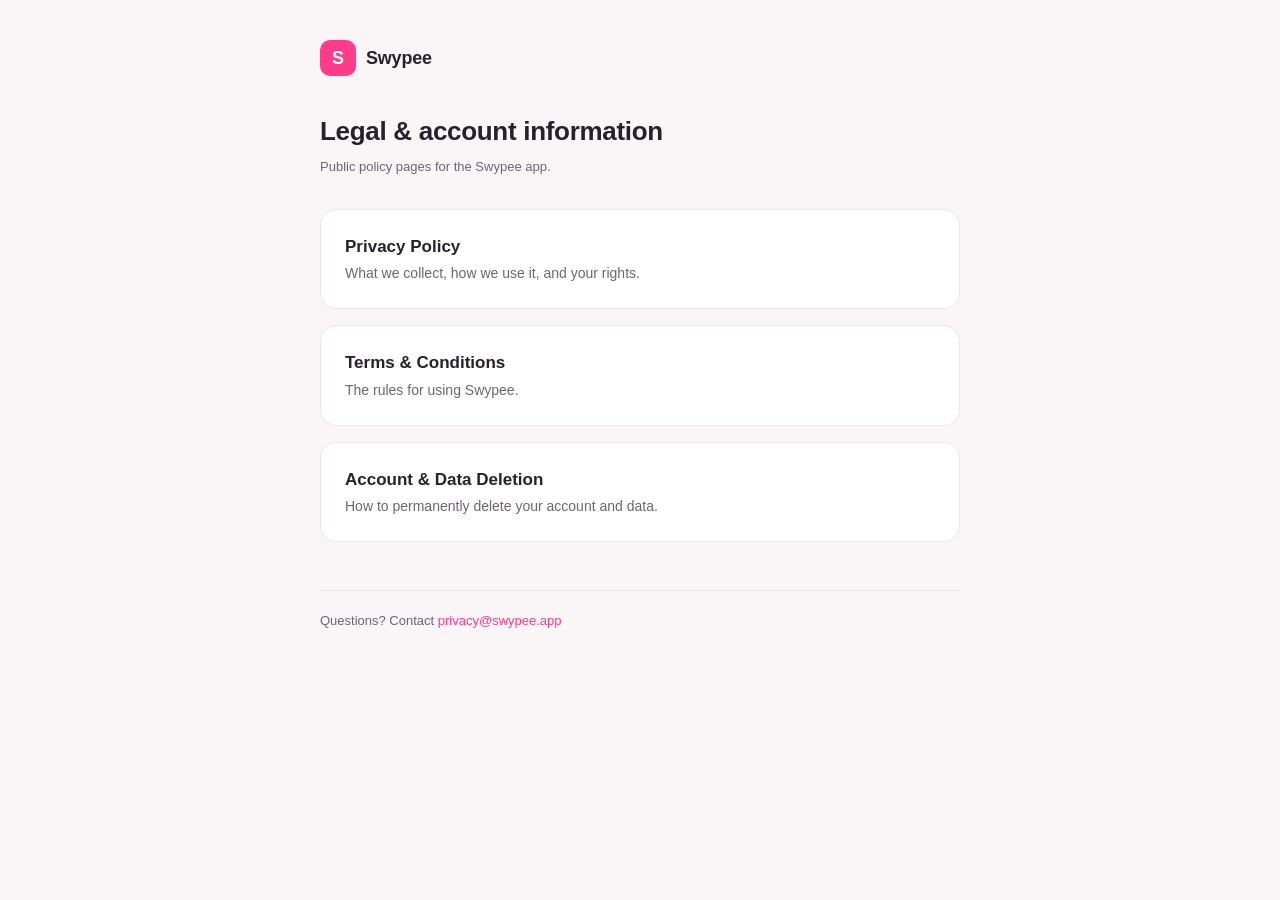
<file: index.html>
<!doctype html>
<html lang="en">
<head>
<meta charset="utf-8">
<meta name="viewport" content="width=device-width, initial-scale=1">
<title>Swypee — Legal</title>
<link rel="stylesheet" href="style.css">
</head>
<body>
<div class="wrap">
  <header class="site">
    <div class="mark">S</div>
    <div class="name">Swypee</div>
  </header>

  <h1>Legal &amp; account information</h1>
  <p class="updated">Public policy pages for the Swypee app.</p>

  <a class="card" href="privacy-policy.html">
    <h2>Privacy Policy</h2>
    <p>What we collect, how we use it, and your rights.</p>
  </a>

  <a class="card" href="terms.html">
    <h2>Terms &amp; Conditions</h2>
    <p>The rules for using Swypee.</p>
  </a>

  <a class="card" href="account-deletion.html">
    <h2>Account &amp; Data Deletion</h2>
    <p>How to permanently delete your account and data.</p>
  </a>

  <footer class="site">
    Questions? Contact <a href="mailto:privacy@swypee.app">privacy@swypee.app</a>
  </footer>
</div>
</body>
</html>
</file>
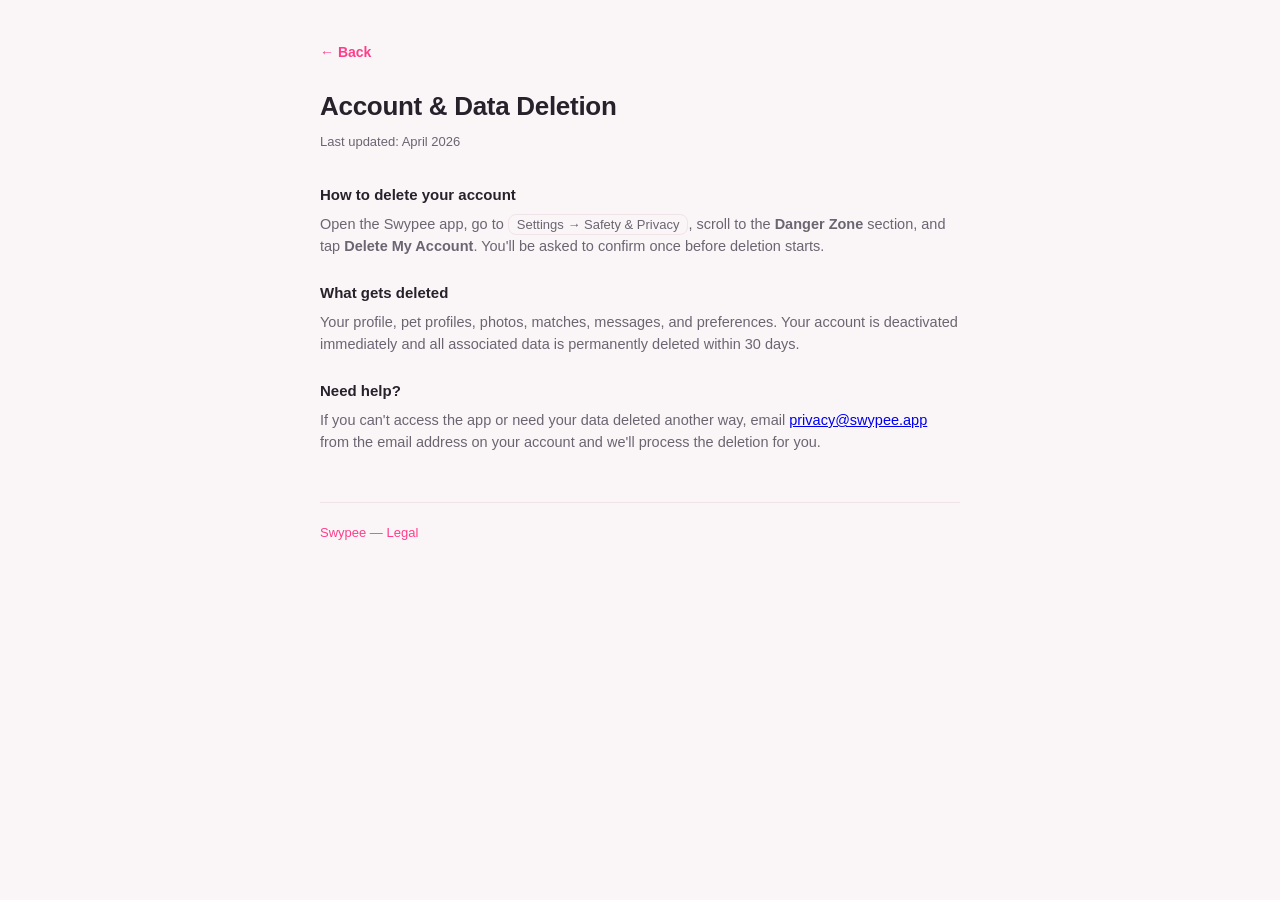
<file: account-deletion.html>
<!doctype html>
<html lang="en">
<head>
<meta charset="utf-8">
<meta name="viewport" content="width=device-width, initial-scale=1">
<title>Account &amp; Data Deletion — Swypee</title>
<link rel="stylesheet" href="style.css">
</head>
<body>
<div class="wrap">
  <a class="back" href="index.html">&larr; Back</a>
  <h1>Account &amp; Data Deletion</h1>
  <p class="updated">Last updated: April 2026</p>

  <section>
    <h2>How to delete your account</h2>
    <p>
      Open the Swypee app, go to <code class="step">Settings → Safety &amp; Privacy</code>,
      scroll to the <strong>Danger Zone</strong> section, and tap
      <strong>Delete My Account</strong>. You'll be asked to confirm once before
      deletion starts.
    </p>
  </section>

  <section>
    <h2>What gets deleted</h2>
    <p>
      Your profile, pet profiles, photos, matches, messages, and preferences.
      Your account is deactivated immediately and all associated data is
      permanently deleted within 30 days.
    </p>
  </section>

  <section>
    <h2>Need help?</h2>
    <p>
      If you can't access the app or need your data deleted another way,
      email <a href="mailto:privacy@swypee.app">privacy@swypee.app</a> from
      the email address on your account and we'll process the deletion for you.
    </p>
  </section>

  <footer class="site">
    <a href="index.html">Swypee — Legal</a>
  </footer>
</div>
</body>
</html>
</file>
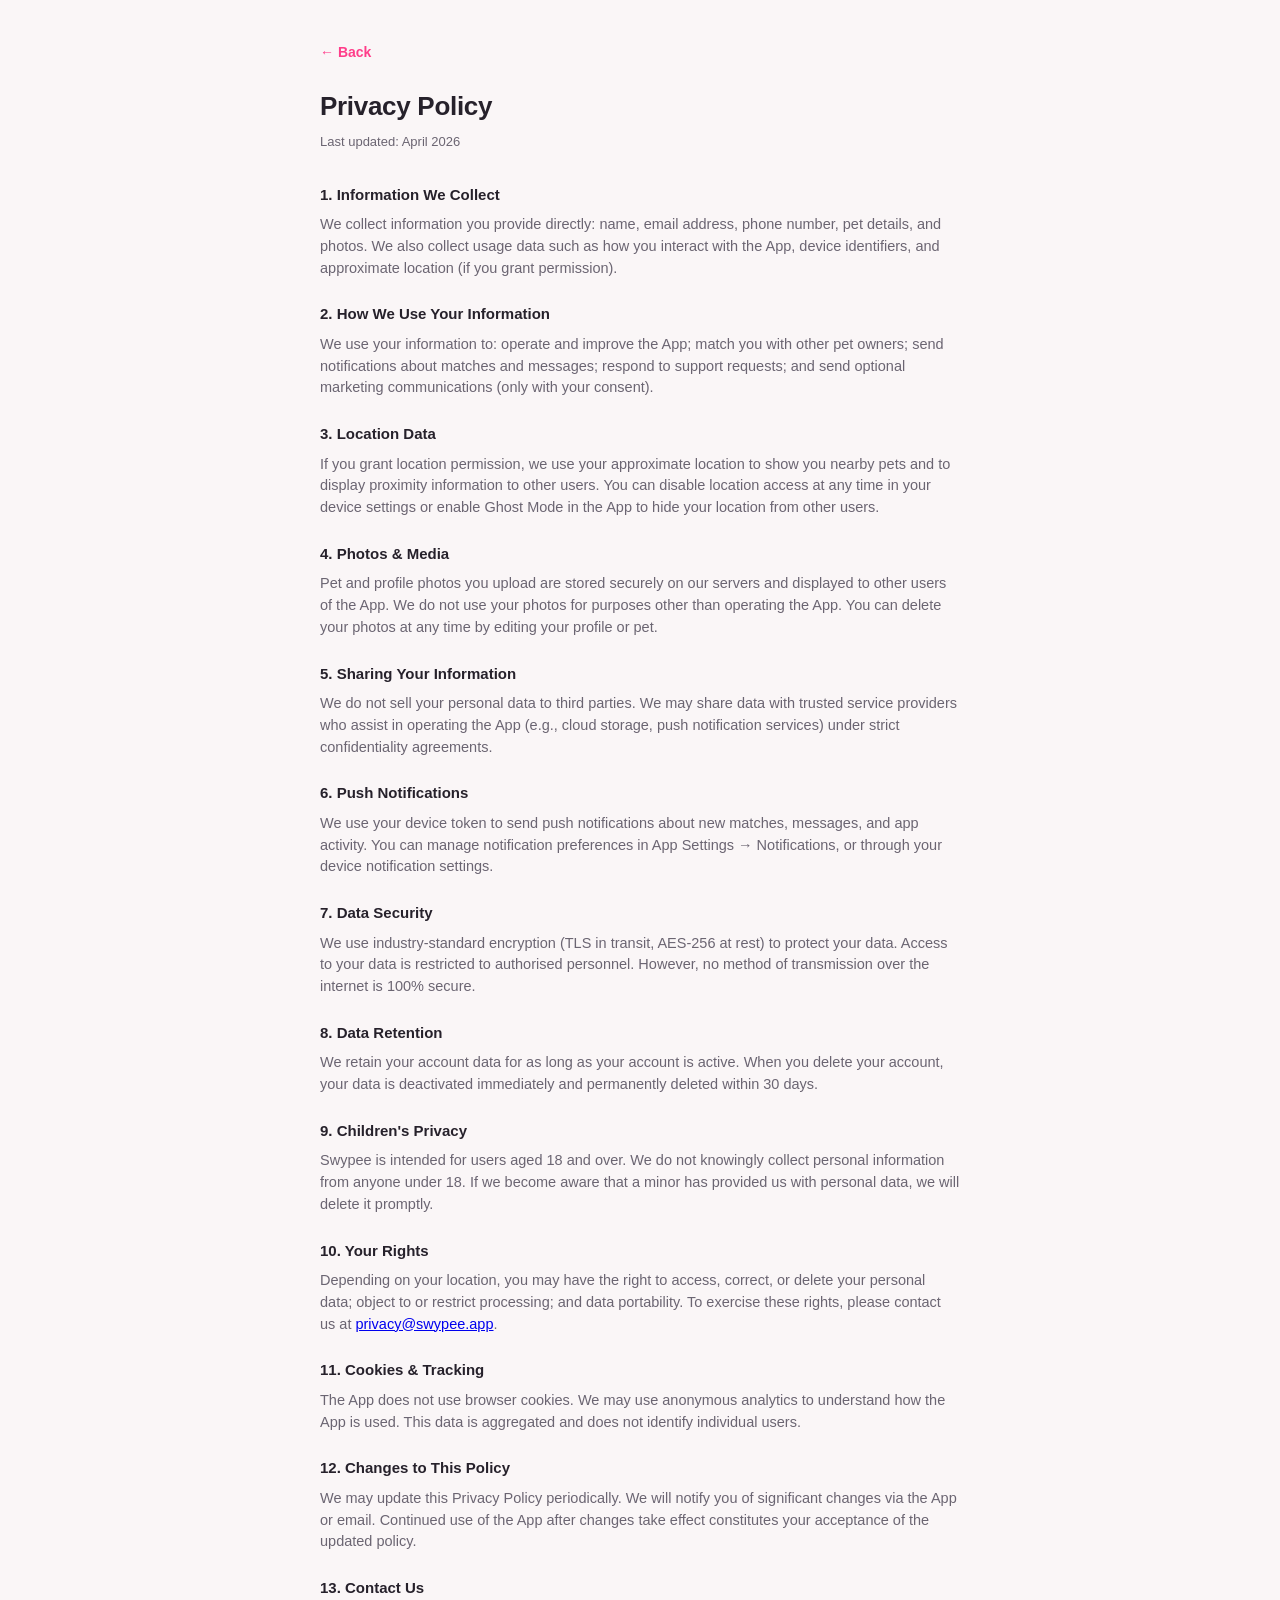
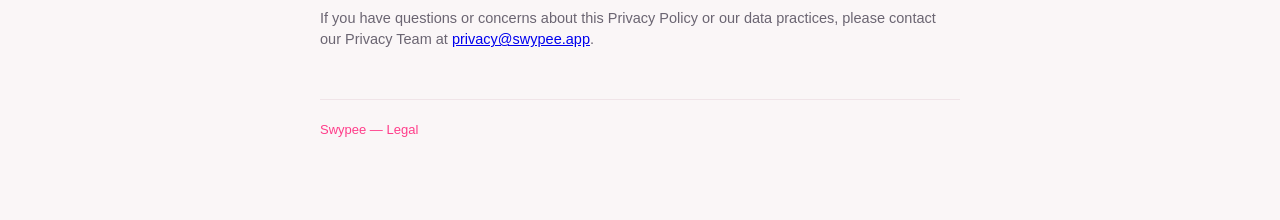
<file: privacy-policy.html>
<!doctype html>
<html lang="en">
<head>
<meta charset="utf-8">
<meta name="viewport" content="width=device-width, initial-scale=1">
<title>Privacy Policy — Swypee</title>
<link rel="stylesheet" href="style.css">
</head>
<body>
<div class="wrap">
  <a class="back" href="index.html">&larr; Back</a>
  <h1>Privacy Policy</h1>
  <p class="updated">Last updated: April 2026</p>

  <section>
    <h2>1. Information We Collect</h2>
    <p>We collect information you provide directly: name, email address, phone number, pet details, and photos. We also collect usage data such as how you interact with the App, device identifiers, and approximate location (if you grant permission).</p>
  </section>

  <section>
    <h2>2. How We Use Your Information</h2>
    <p>We use your information to: operate and improve the App; match you with other pet owners; send notifications about matches and messages; respond to support requests; and send optional marketing communications (only with your consent).</p>
  </section>

  <section>
    <h2>3. Location Data</h2>
    <p>If you grant location permission, we use your approximate location to show you nearby pets and to display proximity information to other users. You can disable location access at any time in your device settings or enable Ghost Mode in the App to hide your location from other users.</p>
  </section>

  <section>
    <h2>4. Photos &amp; Media</h2>
    <p>Pet and profile photos you upload are stored securely on our servers and displayed to other users of the App. We do not use your photos for purposes other than operating the App. You can delete your photos at any time by editing your profile or pet.</p>
  </section>

  <section>
    <h2>5. Sharing Your Information</h2>
    <p>We do not sell your personal data to third parties. We may share data with trusted service providers who assist in operating the App (e.g., cloud storage, push notification services) under strict confidentiality agreements.</p>
  </section>

  <section>
    <h2>6. Push Notifications</h2>
    <p>We use your device token to send push notifications about new matches, messages, and app activity. You can manage notification preferences in App Settings &rarr; Notifications, or through your device notification settings.</p>
  </section>

  <section>
    <h2>7. Data Security</h2>
    <p>We use industry-standard encryption (TLS in transit, AES-256 at rest) to protect your data. Access to your data is restricted to authorised personnel. However, no method of transmission over the internet is 100% secure.</p>
  </section>

  <section>
    <h2>8. Data Retention</h2>
    <p>We retain your account data for as long as your account is active. When you delete your account, your data is deactivated immediately and permanently deleted within 30 days.</p>
  </section>

  <section>
    <h2>9. Children's Privacy</h2>
    <p>Swypee is intended for users aged 18 and over. We do not knowingly collect personal information from anyone under 18. If we become aware that a minor has provided us with personal data, we will delete it promptly.</p>
  </section>

  <section>
    <h2>10. Your Rights</h2>
    <p>Depending on your location, you may have the right to access, correct, or delete your personal data; object to or restrict processing; and data portability. To exercise these rights, please contact us at <a href="mailto:privacy@swypee.app">privacy@swypee.app</a>.</p>
  </section>

  <section>
    <h2>11. Cookies &amp; Tracking</h2>
    <p>The App does not use browser cookies. We may use anonymous analytics to understand how the App is used. This data is aggregated and does not identify individual users.</p>
  </section>

  <section>
    <h2>12. Changes to This Policy</h2>
    <p>We may update this Privacy Policy periodically. We will notify you of significant changes via the App or email. Continued use of the App after changes take effect constitutes your acceptance of the updated policy.</p>
  </section>

  <section>
    <h2>13. Contact Us</h2>
    <p>If you have questions or concerns about this Privacy Policy or our data practices, please contact our Privacy Team at <a href="mailto:privacy@swypee.app">privacy@swypee.app</a>.</p>
  </section>

  <footer class="site">
    <a href="index.html">Swypee — Legal</a>
  </footer>
</div>
</body>
</html>
</file>
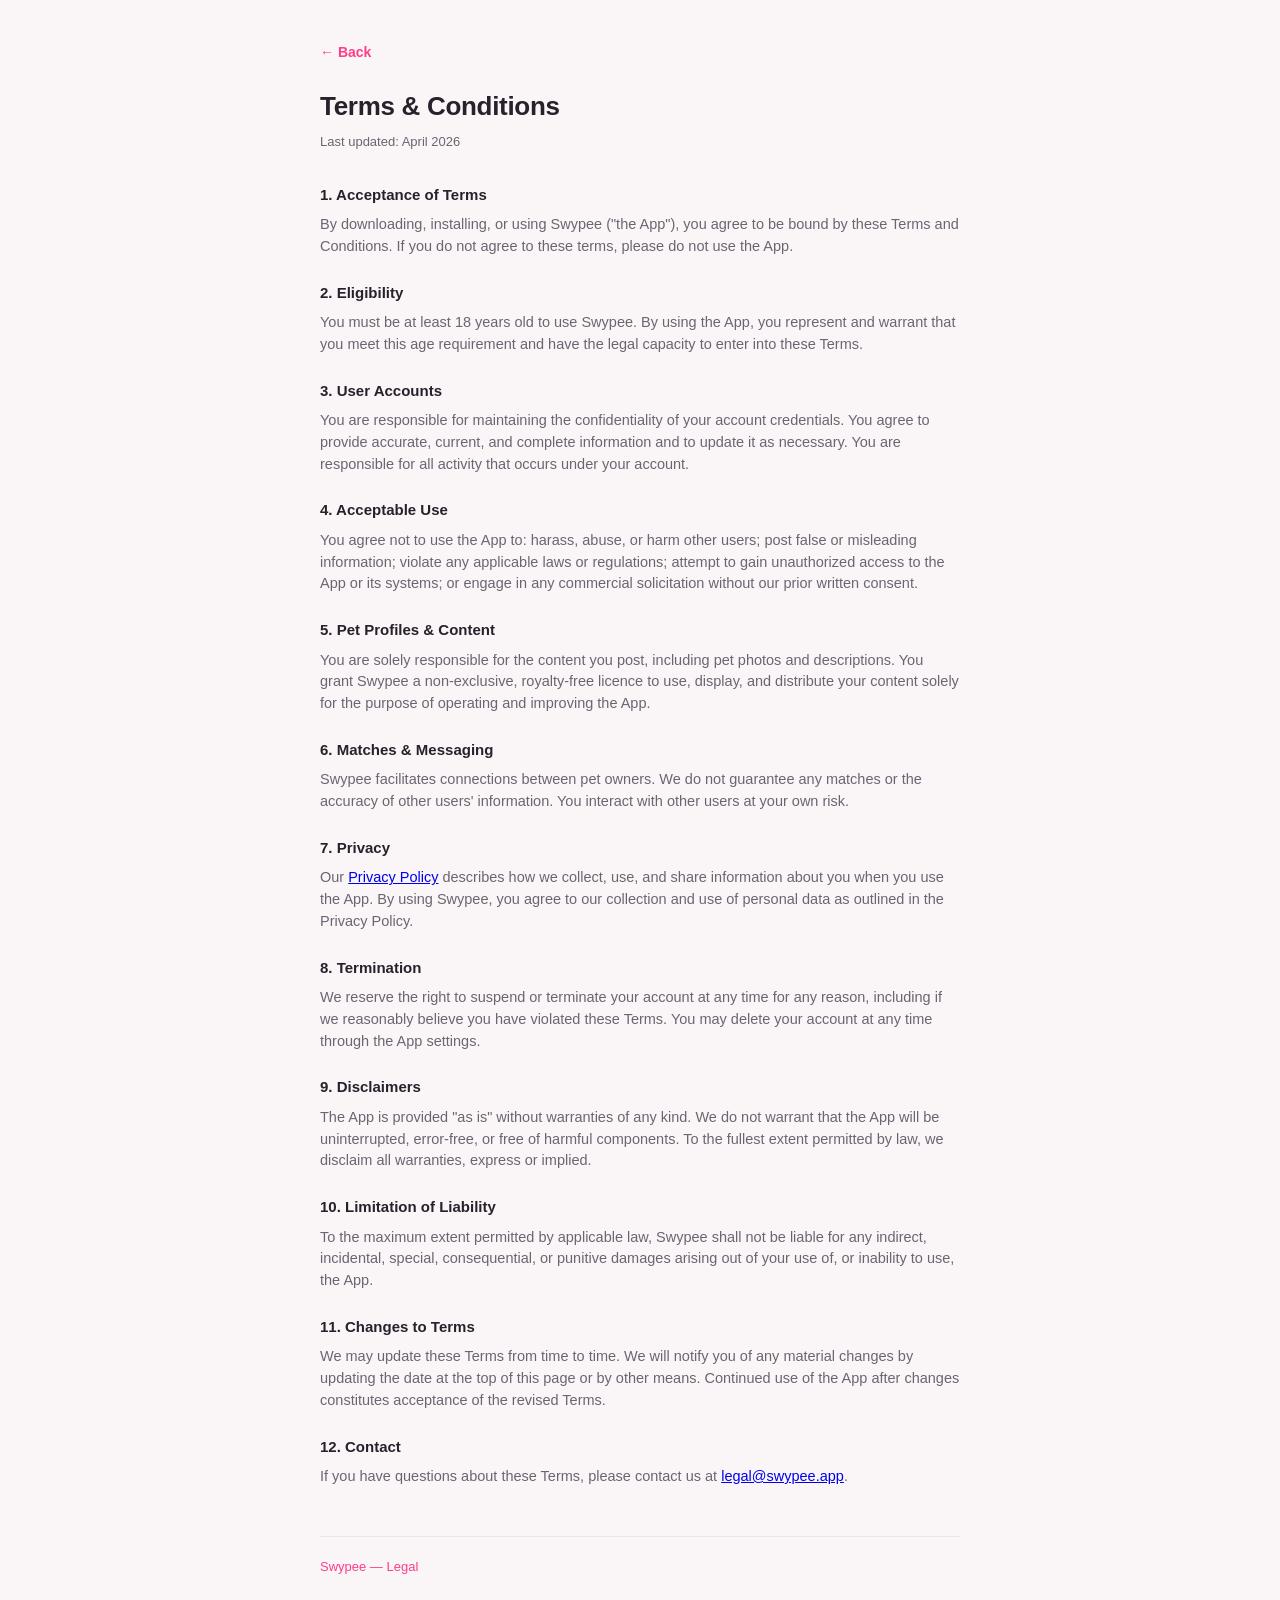
<file: terms.html>
<!doctype html>
<html lang="en">
<head>
<meta charset="utf-8">
<meta name="viewport" content="width=device-width, initial-scale=1">
<title>Terms &amp; Conditions — Swypee</title>
<link rel="stylesheet" href="style.css">
</head>
<body>
<div class="wrap">
  <a class="back" href="index.html">&larr; Back</a>
  <h1>Terms &amp; Conditions</h1>
  <p class="updated">Last updated: April 2026</p>

  <section>
    <h2>1. Acceptance of Terms</h2>
    <p>By downloading, installing, or using Swypee ("the App"), you agree to be bound by these Terms and Conditions. If you do not agree to these terms, please do not use the App.</p>
  </section>

  <section>
    <h2>2. Eligibility</h2>
    <p>You must be at least 18 years old to use Swypee. By using the App, you represent and warrant that you meet this age requirement and have the legal capacity to enter into these Terms.</p>
  </section>

  <section>
    <h2>3. User Accounts</h2>
    <p>You are responsible for maintaining the confidentiality of your account credentials. You agree to provide accurate, current, and complete information and to update it as necessary. You are responsible for all activity that occurs under your account.</p>
  </section>

  <section>
    <h2>4. Acceptable Use</h2>
    <p>You agree not to use the App to: harass, abuse, or harm other users; post false or misleading information; violate any applicable laws or regulations; attempt to gain unauthorized access to the App or its systems; or engage in any commercial solicitation without our prior written consent.</p>
  </section>

  <section>
    <h2>5. Pet Profiles &amp; Content</h2>
    <p>You are solely responsible for the content you post, including pet photos and descriptions. You grant Swypee a non-exclusive, royalty-free licence to use, display, and distribute your content solely for the purpose of operating and improving the App.</p>
  </section>

  <section>
    <h2>6. Matches &amp; Messaging</h2>
    <p>Swypee facilitates connections between pet owners. We do not guarantee any matches or the accuracy of other users' information. You interact with other users at your own risk.</p>
  </section>

  <section>
    <h2>7. Privacy</h2>
    <p>Our <a href="privacy-policy.html">Privacy Policy</a> describes how we collect, use, and share information about you when you use the App. By using Swypee, you agree to our collection and use of personal data as outlined in the Privacy Policy.</p>
  </section>

  <section>
    <h2>8. Termination</h2>
    <p>We reserve the right to suspend or terminate your account at any time for any reason, including if we reasonably believe you have violated these Terms. You may delete your account at any time through the App settings.</p>
  </section>

  <section>
    <h2>9. Disclaimers</h2>
    <p>The App is provided "as is" without warranties of any kind. We do not warrant that the App will be uninterrupted, error-free, or free of harmful components. To the fullest extent permitted by law, we disclaim all warranties, express or implied.</p>
  </section>

  <section>
    <h2>10. Limitation of Liability</h2>
    <p>To the maximum extent permitted by applicable law, Swypee shall not be liable for any indirect, incidental, special, consequential, or punitive damages arising out of your use of, or inability to use, the App.</p>
  </section>

  <section>
    <h2>11. Changes to Terms</h2>
    <p>We may update these Terms from time to time. We will notify you of any material changes by updating the date at the top of this page or by other means. Continued use of the App after changes constitutes acceptance of the revised Terms.</p>
  </section>

  <section>
    <h2>12. Contact</h2>
    <p>If you have questions about these Terms, please contact us at <a href="mailto:legal@swypee.app">legal@swypee.app</a>.</p>
  </section>

  <footer class="site">
    <a href="index.html">Swypee — Legal</a>
  </footer>
</div>
</body>
</html>
</file>
<file: style.css>
:root {
  --pink: #FF3D8A;
  --ink: #26212B;
  --ink-soft: #6B6572;
  --bg: #FAF6F7;
  --card: #FFFFFF;
  --border: #F0E4E8;
}

* { box-sizing: border-box; }

body {
  margin: 0;
  background: var(--bg);
  color: var(--ink);
  font-family: -apple-system, BlinkMacSystemFont, "Segoe UI", Roboto, Helvetica, Arial, sans-serif;
  line-height: 1.5;
}

.wrap {
  max-width: 680px;
  margin: 0 auto;
  padding: 40px 20px 80px;
}

header.site {
  display: flex;
  align-items: center;
  gap: 10px;
  margin-bottom: 36px;
}

header.site .mark {
  width: 36px;
  height: 36px;
  border-radius: 10px;
  background: var(--pink);
  color: #fff;
  display: flex;
  align-items: center;
  justify-content: center;
  font-weight: 800;
  font-size: 18px;
  flex-shrink: 0;
}

header.site .name {
  font-weight: 800;
  font-size: 18px;
  letter-spacing: -0.2px;
}

h1 {
  font-size: 26px;
  margin: 0 0 6px;
  letter-spacing: -0.3px;
}

.updated {
  color: var(--ink-soft);
  font-size: 13px;
  margin: 0 0 32px;
}

section {
  margin-bottom: 24px;
}

section h2 {
  font-size: 15px;
  margin: 0 0 8px;
}

section p {
  margin: 0;
  color: var(--ink-soft);
  font-size: 14.5px;
}

.card {
  background: var(--card);
  border: 1px solid var(--border);
  border-radius: 16px;
  padding: 24px;
  margin-bottom: 16px;
  text-decoration: none;
  color: inherit;
  display: block;
  transition: border-color 0.15s;
}

.card:hover { border-color: var(--pink); }

.card h2 {
  font-size: 17px;
  margin: 0 0 4px;
  color: var(--ink);
}

.card p {
  margin: 0;
  color: var(--ink-soft);
  font-size: 14px;
}

a.back {
  display: inline-block;
  margin-bottom: 24px;
  color: var(--pink);
  text-decoration: none;
  font-size: 14px;
  font-weight: 600;
}

footer.site {
  margin-top: 48px;
  padding-top: 20px;
  border-top: 1px solid var(--border);
  color: var(--ink-soft);
  font-size: 13px;
}

footer.site a { color: var(--pink); text-decoration: none; }

code.step {
  background: #FAF6F7;
  border: 1px solid var(--border);
  border-radius: 8px;
  padding: 2px 8px;
  font-size: 13px;
  font-family: inherit;
}
</file>
